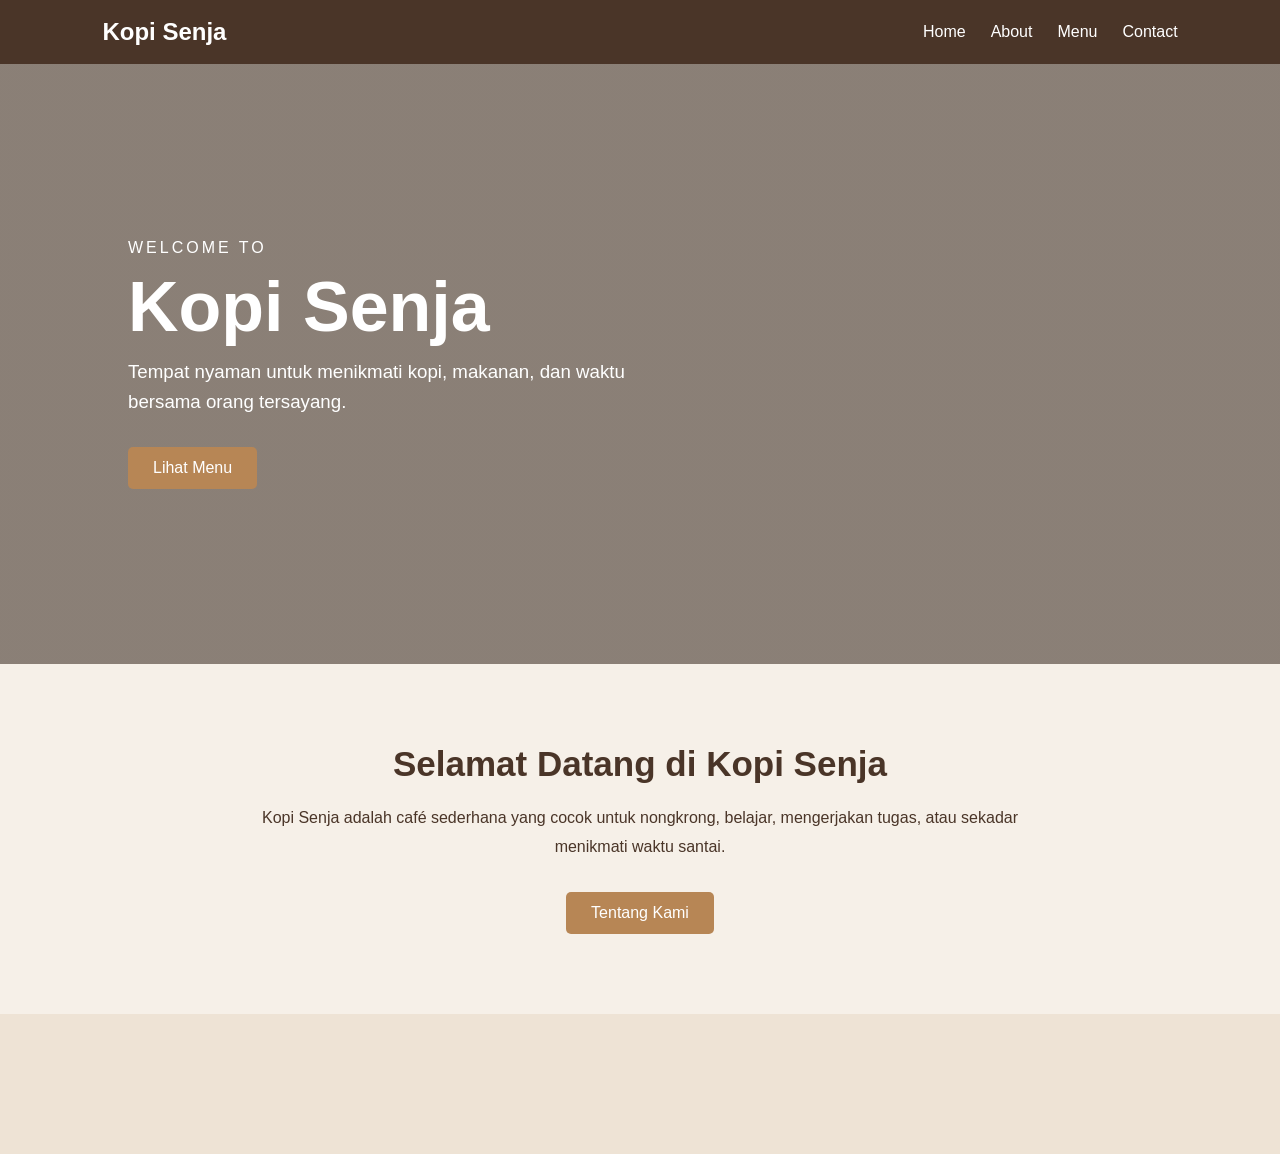
<file: index.html>
<!DOCTYPE html>
<html lang="id">

<head>
    <meta charset="UTF-8">
    <meta name="viewport" content="width=device-width, initial-scale=1.0">
    <title>Kopi Senja - Home</title>
    <link rel="stylesheet" href="style.css">
</head>

<body>

    <!-- Navbar -->
    <nav>
        <h2>Kopi Senja</h2>

        <div class="menu">
            <a href="index.html">Home</a>
            <a href="about.html">About</a>
            <a href="menu.html">Menu</a>
            <a href="contact.html">Contact</a>
        </div>
    </nav>


    <!-- Home -->
    <section class="home">

        <div class="home-text">

            <p>WELCOME TO</p>

            <h1>Kopi Senja</h1>

            <h3>
                Tempat nyaman untuk menikmati kopi,
                makanan, dan waktu bersama orang tersayang.
            </h3>

            <a href="menu.html" class="tombol">Lihat Menu</a>

        </div>

    </section>


    <!-- Informasi -->
    <section class="home-info">

        <h2>Selamat Datang di Kopi Senja</h2>

        <p>
            Kopi Senja adalah café sederhana yang cocok untuk
            nongkrong, belajar, mengerjakan tugas, atau sekadar
            menikmati waktu santai.
        </p>

        <a href="about.html" class="tombol">Tentang Kami</a>

    </section>


    <!-- Pilihan -->
    <section class="pilihan">
</file>
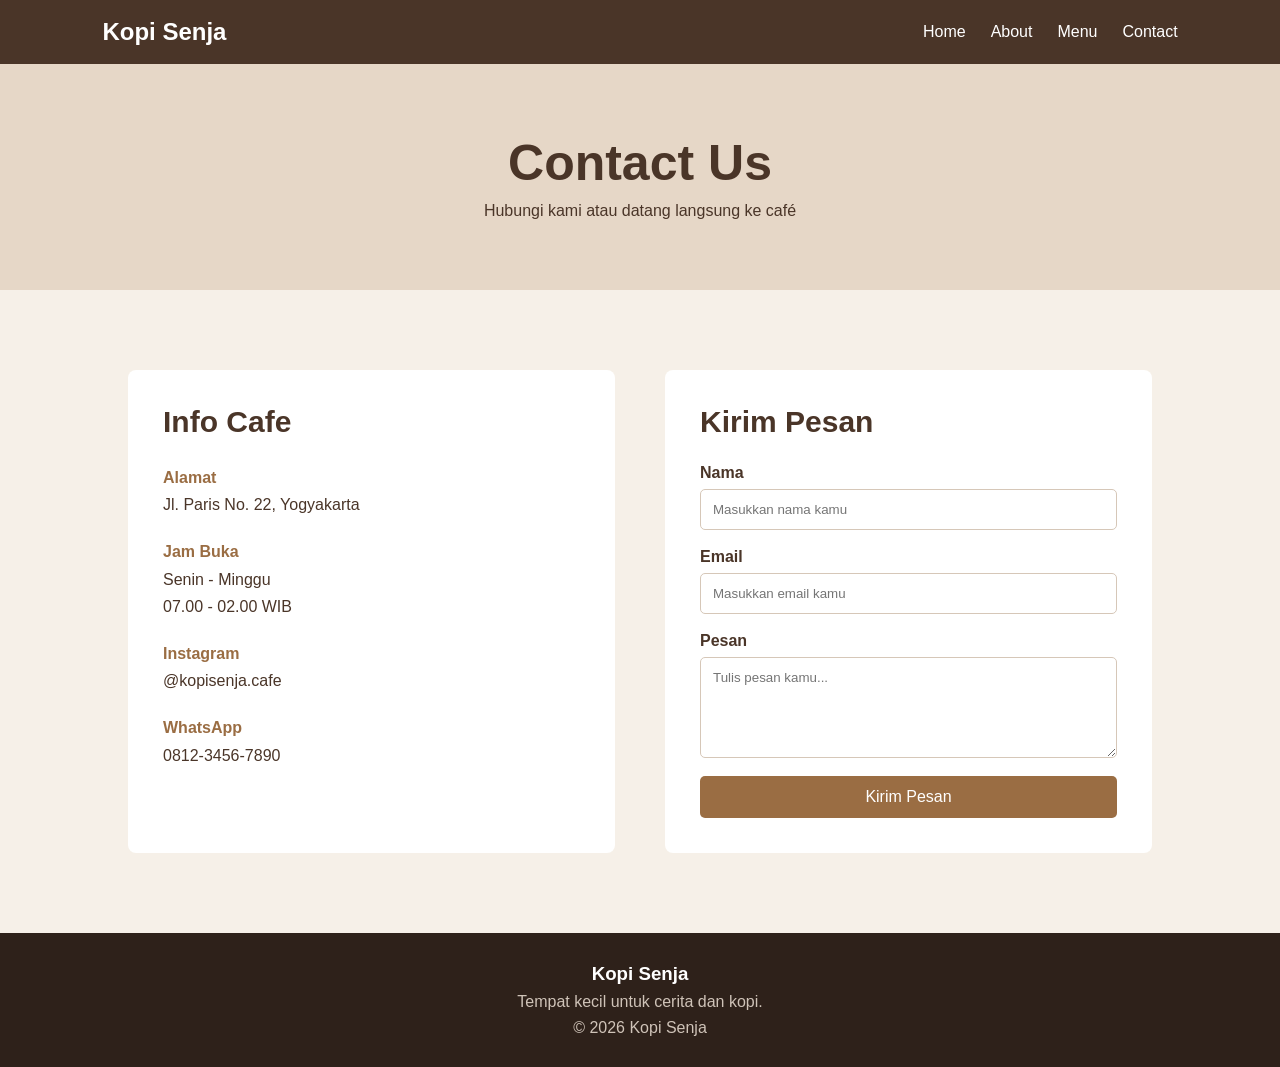
<file: contact.html>
<!DOCTYPE html>
<html lang="id">

<head>
    <meta charset="UTF-8">
    <meta name="viewport" content="width=device-width, initial-scale=1.0">
    <title>Kopi Senja - Contact</title>
    <link rel="stylesheet" href="style.css">
</head>

<body>

    <!-- Navbar -->
    <nav>
        <h2>Kopi Senja</h2>

        <div class="menu">
            <a href="index.html">Home</a>
            <a href="about.html">About</a>
            <a href="menu.html">Menu</a>
            <a href="contact.html">Contact</a>
        </div>
    </nav>


    <!-- Judul -->
    <section class="page-title">

        <h1>Contact Us</h1>

        <p>
            Hubungi kami atau datang langsung ke café
        </p>

    </section>


    <!-- Kontak -->
    <section class="contact-page">

        <div class="contact-box">

            <h2>Info Cafe</h2>

            <p>
                <b>Alamat</b><br>
                Jl. Paris No. 22, Yogyakarta
            </p>

            <p>
                <b>Jam Buka</b><br>
                Senin - Minggu<br>
                07.00 - 02.00 WIB
            </p>

            <p>
                <b>Instagram</b><br>
                @kopisenja.cafe
            </p>

            <p>
                <b>WhatsApp</b><br>
                0812-3456-7890
            </p>

        </div>


        <!-- Form -->
        <div class="contact-form">

            <h2>Kirim Pesan</h2>

            <form>

                <label>Nama</label>

                <input
                    type="text"
                    placeholder="Masukkan nama kamu">


                <label>Email</label>

                <input
                    type="email"
                    placeholder="Masukkan email kamu">


                <label>Pesan</label>

                <textarea
                    rows="5"
                    placeholder="Tulis pesan kamu..."></textarea>


                <button type="submit">
                    Kirim Pesan
                </button>

            </form>

        </div>

    </section>


    <!-- Footer -->
    <footer>

        <h3>Kopi Senja</h3>

        <p>Tempat kecil untuk cerita dan kopi.</p>

        <p>© 2026 Kopi Senja</p>

    </footer>

</body>

</html>
</file>
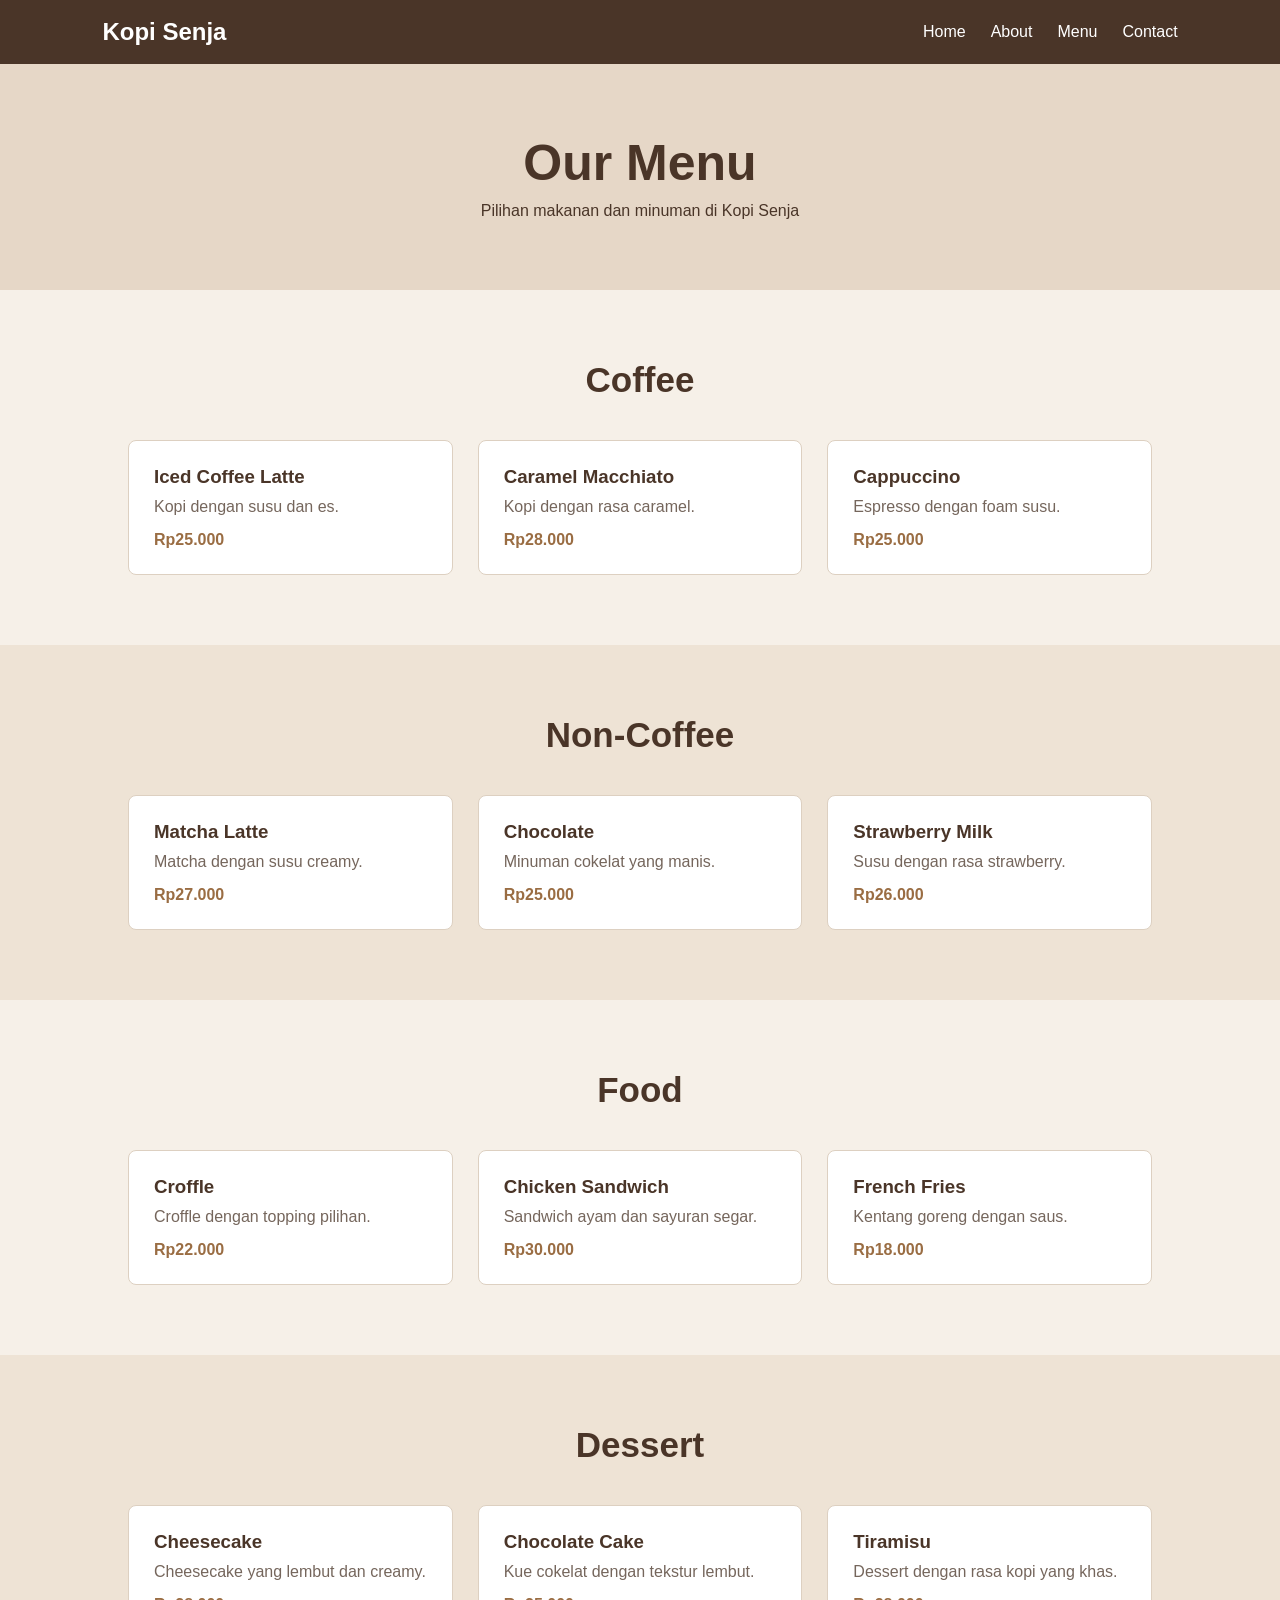
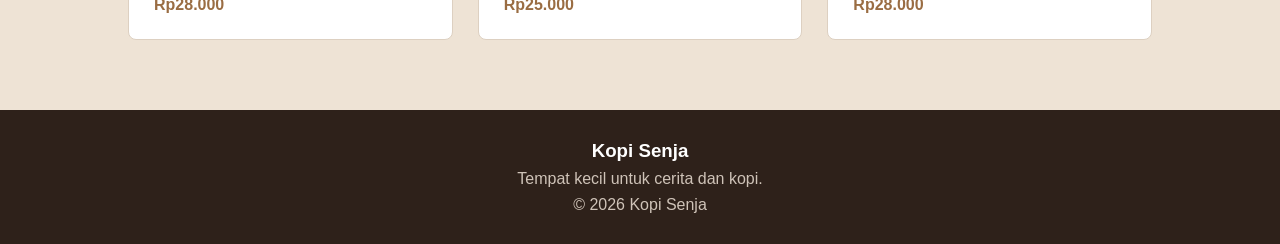
<file: menu.html>
<!DOCTYPE html>
<html lang="id">

<head>
    <meta charset="UTF-8">
    <meta name="viewport" content="width=device-width, initial-scale=1.0">
    <title>Kopi Senja - Menu</title>
    <link rel="stylesheet" href="style.css">
</head>

<body>

    <!-- Navbar -->
    <nav>
        <h2>Kopi Senja</h2>

        <div class="menu">
            <a href="index.html">Home</a>
            <a href="about.html">About</a>
            <a href="menu.html">Menu</a>
            <a href="contact.html">Contact</a>
        </div>
    </nav>


    <!-- Judul -->
    <section class="page-title">

        <h1>Our Menu</h1>

        <p>
            Pilihan makanan dan minuman di Kopi Senja
        </p>

    </section>


    <!-- Coffee -->
    <section class="menu-section">

        <h2> Coffee</h2>

        <div class="daftar-menu">

            <div class="menu-card">
                <h3>Iced Coffee Latte</h3>
                <p>Kopi dengan susu dan es.</p>
                <b>Rp25.000</b>
            </div>

            <div class="menu-card">
                <h3>Caramel Macchiato</h3>
                <p>Kopi dengan rasa caramel.</p>
                <b>Rp28.000</b>
            </div>

            <div class="menu-card">
                <h3>Cappuccino</h3>
                <p>Espresso dengan foam susu.</p>
                <b>Rp25.000</b>
            </div>

        </div>

    </section>


    <!-- Non Coffee -->
    <section class="menu-section warna">

        <h2> Non-Coffee</h2>

        <div class="daftar-menu">

            <div class="menu-card">
                <h3>Matcha Latte</h3>
                <p>Matcha dengan susu creamy.</p>
                <b>Rp27.000</b>
            </div>

            <div class="menu-card">
                <h3>Chocolate</h3>
                <p>Minuman cokelat yang manis.</p>
                <b>Rp25.000</b>
            </div>

            <div class="menu-card">
                <h3>Strawberry Milk</h3>
                <p>Susu dengan rasa strawberry.</p>
                <b>Rp26.000</b>
            </div>

        </div>

    </section>


    <!-- Food -->
    <section class="menu-section">

        <h2> Food</h2>

        <div class="daftar-menu">

            <div class="menu-card">
                <h3>Croffle</h3>
                <p>Croffle dengan topping pilihan.</p>
                <b>Rp22.000</b>
            </div>

            <div class="menu-card">
                <h3>Chicken Sandwich</h3>
                <p>Sandwich ayam dan sayuran segar.</p>
                <b>Rp30.000</b>
            </div>

            <div class="menu-card">
                <h3>French Fries</h3>
                <p>Kentang goreng dengan saus.</p>
                <b>Rp18.000</b>
            </div>

        </div>

    </section>


    <!-- Dessert -->
    <section class="menu-section warna">

        <h2> Dessert</h2>

        <div class="daftar-menu">

            <div class="menu-card">
                <h3>Cheesecake</h3>
                <p>Cheesecake yang lembut dan creamy.</p>
                <b>Rp28.000</b>
            </div>

            <div class="menu-card">
                <h3>Chocolate Cake</h3>
                <p>Kue cokelat dengan tekstur lembut.</p>
                <b>Rp25.000</b>
            </div>

            <div class="menu-card">
                <h3>Tiramisu</h3>
                <p>Dessert dengan rasa kopi yang khas.</p>
                <b>Rp28.000</b>
            </div>

        </div>

    </section>


    <!-- Footer -->
    <footer>

        <h3>Kopi Senja</h3>

        <p>Tempat kecil untuk cerita dan kopi.</p>

        <p>© 2026 Kopi Senja</p>

    </footer>

</body>

</html>
</file>
<file: style.css>
/* =====================
   DASAR
===================== */

* {
    margin: 0;
    padding: 0;
    box-sizing: border-box;
}

html {
    scroll-behavior: smooth;
}

body {
    font-family: Arial, sans-serif;
    background-color: #f6f0e8;
    color: #4a3528;
}


/* =====================
   NAVBAR
===================== */

nav {
    background-color: #4a3528;
    color: white;

    display: flex;
    justify-content: space-between;
    align-items: center;

    padding: 18px 8%;
}

nav h2 {
    font-size: 24px;
}

.menu {
    display: flex;
    gap: 25px;
}

.menu a {
    color: white;
    text-decoration: none;
}

.menu a:hover {
    color: #d8b58a;
}


/* =====================
   HOME
===================== */

.home {
    height: 600px;

    background-image:
        linear-gradient(
            rgba(50, 35, 25, 0.55),
            rgba(50, 35, 25, 0.55)
        ),
        url("https://images.unsplash.com/photo-1495474472287-4d71bcdd2085?auto=format&fit=crop&w=1600&q=80");

    background-size: cover;
    background-position: center;

    display: flex;
    align-items: center;

    padding-left: 10%;

    color: white;
}

.home-text {
    max-width: 550px;
}

.home-text p {
    letter-spacing: 3px;
}

.home h1 {
    font-size: 70px;
    margin: 10px 0;
}

.home h3 {
    font-weight: normal;
    line-height: 1.6;
    margin-bottom: 30px;
}

.tombol {
    display: inline-block;

    background-color: #b78655;
    color: white;

    padding: 12px 25px;

    text-decoration: none;

    border-radius: 5px;
}

.tombol:hover {
    background-color: #956b42;
}


/* =====================
   HOME INFO
===================== */

.home-info {
    text-align: center;

    padding: 80px 20%;
}

.home-info h2 {
    font-size: 35px;
    margin-bottom: 20px;
}

.home-info p {
    line-height: 1.8;
    margin-bottom: 30px;
}


/* =====================
   PILIHAN
===================== */

.pilihan {
    background-color: #eee3d5;

    text-align: center;

    padding: 70px 8%;
}

.pilihan h2 {
    font-size: 35px;
    margin-bottom: 40px;
}

.pilihan-container {
    display: grid;

    grid-template-columns: repeat(3, 1fr);

    gap: 30px;
}

.pilihan-card {
    background-color: white;

    padding: 30px;

    border-radius: 8px;
}

.pilihan-card h3 {
    margin-bottom: 15px;
}

.pilihan-card p {
    line-height: 1.6;
}


/* =====================
   JUDUL HALAMAN
===================== */

.page-title {
    background-color: #e6d7c7;

    text-align: center;

    padding: 70px 20px;
}

.page-title h1 {
    font-size: 50px;
    margin-bottom: 10px;
}


/* =====================
   ABOUT
===================== */

.about {
    display: flex;
    align-items: center;

    gap: 50px;

    padding: 80px 10%;
}

.about-img {
    width: 50%;
}

.about-img img {
    width: 100%;

    border-radius: 8px;
}

.about-text {
    width: 50%;
}

.about-text h2 {
    font-size: 38px;
    margin-bottom: 20px;
}

.about-text p {
    line-height: 1.8;
    margin-bottom: 15px;
}


/* =====================
   ABOUT 2
===================== */

.about-2 {
    background-color: #eee3d5;

    text-align: center;

    padding: 70px 8%;
}

.about-2 h2 {
    font-size: 35px;
    margin-bottom: 40px;
}

.keunggulan {
    display: grid;

    grid-template-columns: repeat(3, 1fr);

    gap: 30px;
}

.keunggulan div {
    background-color: white;

    padding: 30px;

    border-radius: 8px;
}

.keunggulan h3 {
    margin-bottom: 15px;
}

.keunggulan p {
    line-height: 1.6;
}


/* =====================
   ABOUT PLACE
===================== */

.about-place {
    padding: 70px 15%;

    text-align: center;
}

.about-place h2 {
    font-size: 35px;

    margin-bottom: 20px;
}

.about-place p {
    line-height: 1.8;
}


/* =====================
   MENU
===================== */

.menu-section {
    padding: 70px 10%;
}

.menu-section h2 {
    text-align: center;

    font-size: 35px;

    margin-bottom: 40px;
}

.warna {
    background-color: #eee3d5;
}

.daftar-menu {
    display: grid;

    grid-template-columns: repeat(3, 1fr);

    gap: 25px;
}

.menu-card {
    background-color: white;

    padding: 25px;

    border-radius: 8px;

    border: 1px solid #ddd0c1;
}

.menu-card h3 {
    margin-bottom: 10px;
}

.menu-card p {
    color: #75665c;

    margin-bottom: 15px;
}

.menu-card b {
    color: #9a6d43;
}


/* =====================
   CONTACT
===================== */

.contact-page {
    display: flex;

    gap: 50px;

    padding: 80px 10%;
}

.contact-box,
.contact-form {
    width: 50%;

    background-color: white;

    padding: 35px;

    border-radius: 8px;
}

.contact-box h2,
.contact-form h2 {
    font-size: 30px;

    margin-bottom: 25px;
}

.contact-box p {
    line-height: 1.7;

    margin-bottom: 20px;
}

.contact-box b {
    color: #9a6d43;
}


/* FORM */

.contact-form form {
    display: flex;

    flex-direction: column;
}

.contact-form label {
    margin-bottom: 7px;

    font-weight: bold;
}

.contact-form input,
.contact-form textarea {
    font-family: Arial, sans-serif;

    padding: 12px;

    margin-bottom: 18px;

    border: 1px solid #d6c7b8;

    border-radius: 5px;

    outline: none;
}

.contact-form input:focus,
.contact-form textarea:focus {
    border-color: #9a6d43;
}

.contact-form button {
    background-color: #9a6d43;

    color: white;

    border: none;

    padding: 12px;

    border-radius: 5px;

    cursor: pointer;

    font-size: 16px;
}

.contact-form button:hover {
    background-color: #795333;
}


/* =====================
   FOOTER
===================== */

footer {
    background-color: #2e211a;

    color: white;

    text-align: center;

    padding: 30px;
}

footer p {
    margin-top: 8px;

    color: #cfc3b8;
}


/* =====================
   TAMPILAN HP
===================== */

@media (max-width: 700px) {

    nav {
        flex-direction: column;

        gap: 15px;
    }

    .menu {
        gap: 15px;

        font-size: 14px;
    }

    .home {
        height: 500px;

        padding: 30px;
    }

    .home h1 {
        font-size: 50px;
    }

    .home-info {
        padding: 60px 8%;
    }

    .pilihan-container {
        grid-template-columns: 1fr;
    }

    .about {
        flex-direction: column;

        padding: 60px 7%;
    }

    .about-img,
    .about-text {
        width: 100%;
    }

    .keunggulan {
        grid-template-columns: 1fr;
    }

    .daftar-menu {
        grid-template-columns: 1fr;
    }

    .contact-page {
        flex-direction: column;

        padding: 60px 7%;
    }

    .contact-box,
    .contact-form {
        width: 100%;
    }

    .page-title h1 {
        font-size: 40px;
    }

}

/* =====================
   STRUKTUR ORGANISASI
===================== */

.team-section {
    padding: 85px 8%;
    background-color: #f6f0e8;
}

.team-heading {
    max-width: 600px;
    margin: 0 auto 45px;
    text-align: center;
}

.team-label {
    display: inline-block;
    color: #9a6d43;
    font-size: 11px;
    font-weight: bold;
    letter-spacing: 2px;
    margin-bottom: 15px;
}

.team-heading h2 {
    font-size: 34px;
    font-weight: 600;
    margin-bottom: 15px;
}

.team-heading p {
    color: #75665c;
    line-height: 1.8;
    font-size: 15px;
}

.team-container {
    display: grid;
    grid-template-columns: repeat(4, minmax(0, 1fr));
    gap: 22px;
    max-width: 1200px;
    margin: 0 auto;
}

.team-card {
    background-color: #fffdf9;
    border-radius: 6px;
    overflow: hidden;
    border: 1px solid #e6d9ca;
    transition: transform 0.25s ease,
                box-shadow 0.25s ease;
}

.team-card:hover {
    transform: translateY(-5px);
    box-shadow: 0 12px 25px rgba(74, 53, 40, 0.10);
}

.team-card img {
    width: 100%;
    height: 220px;
    object-fit: cover;
    object-position: center;
    display: block;
}

.team-info {
    padding: 22px 18px 25px;
}

.team-number {
    font-size: 10px;
    color: #a27a54;
    letter-spacing: 1px;
    font-weight: bold;
}

.team-info h3 {
    font-size: 19px;
    margin: 12px 0 7px;
}

.team-role {
    color: #9a6d43;
    font-size: 13px;
    font-weight: bold;
    margin-bottom: 13px;
}

.team-desc {
    color: #75665c;
    font-size: 13px;
    line-height: 1.8;
}

/* =====================
   RESPONSIVE TIM
===================== */

@media (max-width: 1000px) {
    .team-container {
        grid-template-columns: repeat(2, minmax(0, 1fr));
        gap: 20px;
    }

    .team-card img {
        height: 250px;
    }
}

@media (max-width: 700px) {
    .team-section {
        padding: 60px 7%;
    }

    .team-heading h2 {
        font-size: 28px;
    }

    .team-container {
        grid-template-columns: 1fr;
        max-width: 380px;
    }

    .team-card img {
        height: 280px;
    }
}
</file>
